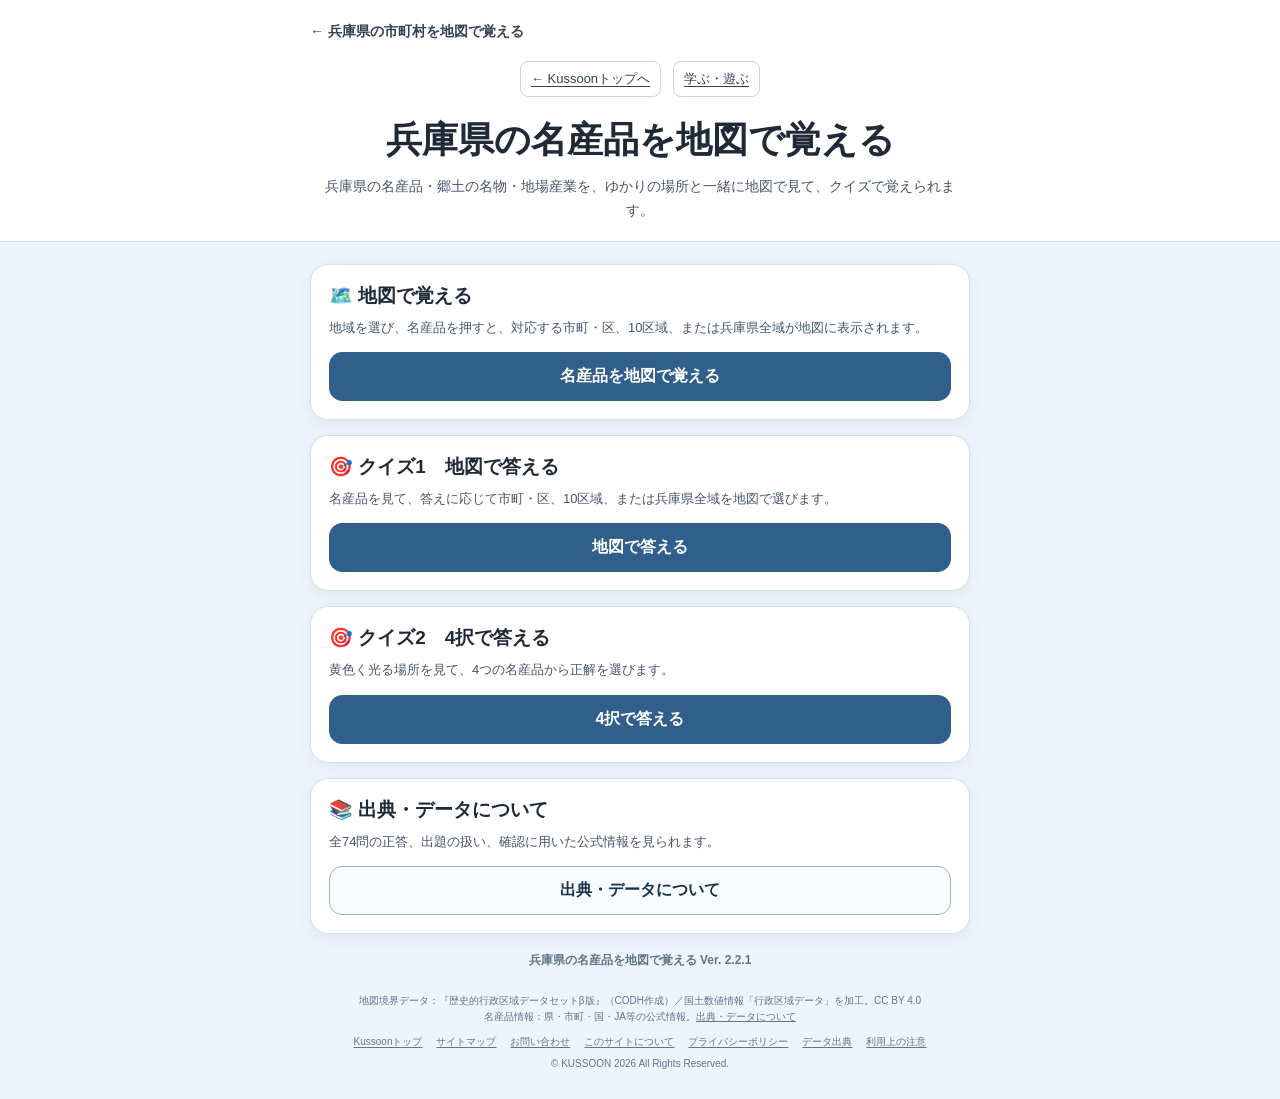
<file: meisan/index.html>
<!doctype html>
<html lang="ja">
<head>
<meta charset="utf-8">
<meta name="viewport" content="width=device-width,initial-scale=1,viewport-fit=cover">
<meta name="description" content="兵庫県各地の名産品・郷土の名物・地場産業と、その市町・地域を地図で見て、クイズで覚えられる個人制作の学習サイトです。">
<title>兵庫県の名産品を地図で覚える｜Kussoon</title>
<link rel="canonical" href="https://kussoon.com/hyogo/meisan/">
<link rel="stylesheet" href="../site-info.css">
<style>
:root{
  --bg:#eef4fb;
  --panel:#ffffff;
  --ink:#1f2937;
  --sub:#64748b;
  --border:#d7e0ea;
  --accent:#315f8c;
  --soft:#f8fbff;
}
*{box-sizing:border-box}
html,body{margin:0;min-height:100%;font-family:-apple-system,BlinkMacSystemFont,"Hiragino Sans","Yu Gothic",Meiryo,sans-serif;color:var(--ink);background:var(--bg)}
body{padding-bottom:28px}
header{background:var(--panel);text-align:center;padding:22px 16px 18px;border-bottom:1px solid var(--border)}
.topnav{width:min(92vw,660px);margin:0 auto 16px;text-align:left}
.topnav a{color:#334155;text-decoration:none;font-size:14px;font-weight:700}
h1{margin:0;font-size:clamp(25px,7vw,36px);line-height:1.25}
.lead{max-width:650px;margin:12px auto 0;font-size:14px;line-height:1.75;color:#475569}
main{width:min(92vw,660px);margin:22px auto 0}
.card{background:var(--panel);border:1px solid var(--border);border-radius:18px;padding:18px;margin-bottom:15px;box-shadow:0 4px 16px rgba(15,23,42,.06)}
.card h2{font-size:19px;margin:0 0 8px}
.card p{margin:0 0 14px;color:#475569;font-size:13px;line-height:1.65}
.btn{display:block;width:100%;text-decoration:none;text-align:center;border-radius:13px;padding:13px 14px;font-size:16px;font-weight:800;border:1px solid #9fb1c4;color:#17324d;background:#f8fbff}
.btn.primary{background:#315f8c;color:#fff;border-color:#315f8c}
.version{text-align:center;margin:18px auto 6px;font-size:12px;font-weight:700;color:#64748b}
footer{margin:24px auto 0;width:min(92vw,660px);text-align:center;font-size:10px;line-height:1.55;color:#64748b}
</style>
<style id="kussoon-category-nav-style">
.kussoon-category-nav{display:flex;flex-wrap:wrap;justify-content:center;gap:8px 12px;margin:0 0 16px;padding:4px 0;font-size:13px;line-height:1.5}
.kussoon-category-nav a{display:inline-block;padding:7px 10px;border:1px solid #cbd5e1;border-radius:8px;background:#fff;color:#334155;text-decoration:underline;text-underline-offset:3px;overflow-wrap:anywhere}
.kussoon-category-nav a:focus-visible{outline:3px solid #2563eb;outline-offset:3px}
</style>
<script defer src="https://cloud.umami.is/script.js" data-website-id="8beb23a4-a36f-4aff-b082-bec86e01a2f7"></script>
</head>
<body>
<header>
  <div class="topnav"><a href="../index.html">← 兵庫県の市町村を地図で覚える</a></div>
  <nav class="kussoon-category-nav" aria-label="Kussoonのカテゴリ案内"><a href="/">← Kussoonトップへ</a><a href="/games/">学ぶ・遊ぶ</a></nav>
<h1>兵庫県の名産品を地図で覚える</h1>
  <div class="lead">兵庫県の名産品・郷土の名物・地場産業を、ゆかりの場所と一緒に地図で見て、クイズで覚えられます。</div>
</header>

<main>
  <section class="card">
    <h2>🗺️ 地図で覚える</h2>
    <p>地域を選び、名産品を押すと、対応する市町・区、10区域、または兵庫県全域が地図に表示されます。</p>
    <a class="btn primary" href="study.html">名産品を地図で覚える</a>
  </section>

  <section class="card">
    <h2>🎯 クイズ1　地図で答える</h2>
    <p>名産品を見て、答えに応じて市町・区、10区域、または兵庫県全域を地図で選びます。</p>
    <a class="btn primary" href="quiz1.html">地図で答える</a>
  </section>

  <section class="card">
    <h2>🎯 クイズ2　4択で答える</h2>
    <p>黄色く光る場所を見て、4つの名産品から正解を選びます。</p>
    <a class="btn primary" href="quiz2.html">4択で答える</a>
  </section>

  <section class="card">
    <h2>📚 出典・データについて</h2>
    <p>全74問の正答、出題の扱い、確認に用いた公式情報を見られます。</p>
    <a class="btn" href="sources.html">出典・データについて</a>
  </section>
</main>

<div class="version">兵庫県の名産品を地図で覚える Ver. 2.2.1</div>
<footer>
  地図境界データ：『歴史的行政区域データセットβ版』（CODH作成）／国土数値情報「行政区域データ」を加工。CC BY 4.0<br>
  名産品情報：県・市町・国・JA等の公式情報。<a href="sources.html" style="color:inherit">出典・データについて</a><br>
  <nav class="kussoon-site-links" aria-label="サイト情報"><a href="/">Kussoonトップ</a>
<a href="/sitemap/">サイトマップ</a>
<a href="/contact/">お問い合わせ</a>
<a href="/about/">このサイトについて</a><a href="/privacy/">プライバシーポリシー</a><a href="/sources/">データ出典</a><a href="/terms/">利用上の注意</a></nav>
  © KUSSOON 2026 All Rights Reserved.
</footer>
</body>
</html>
</file>
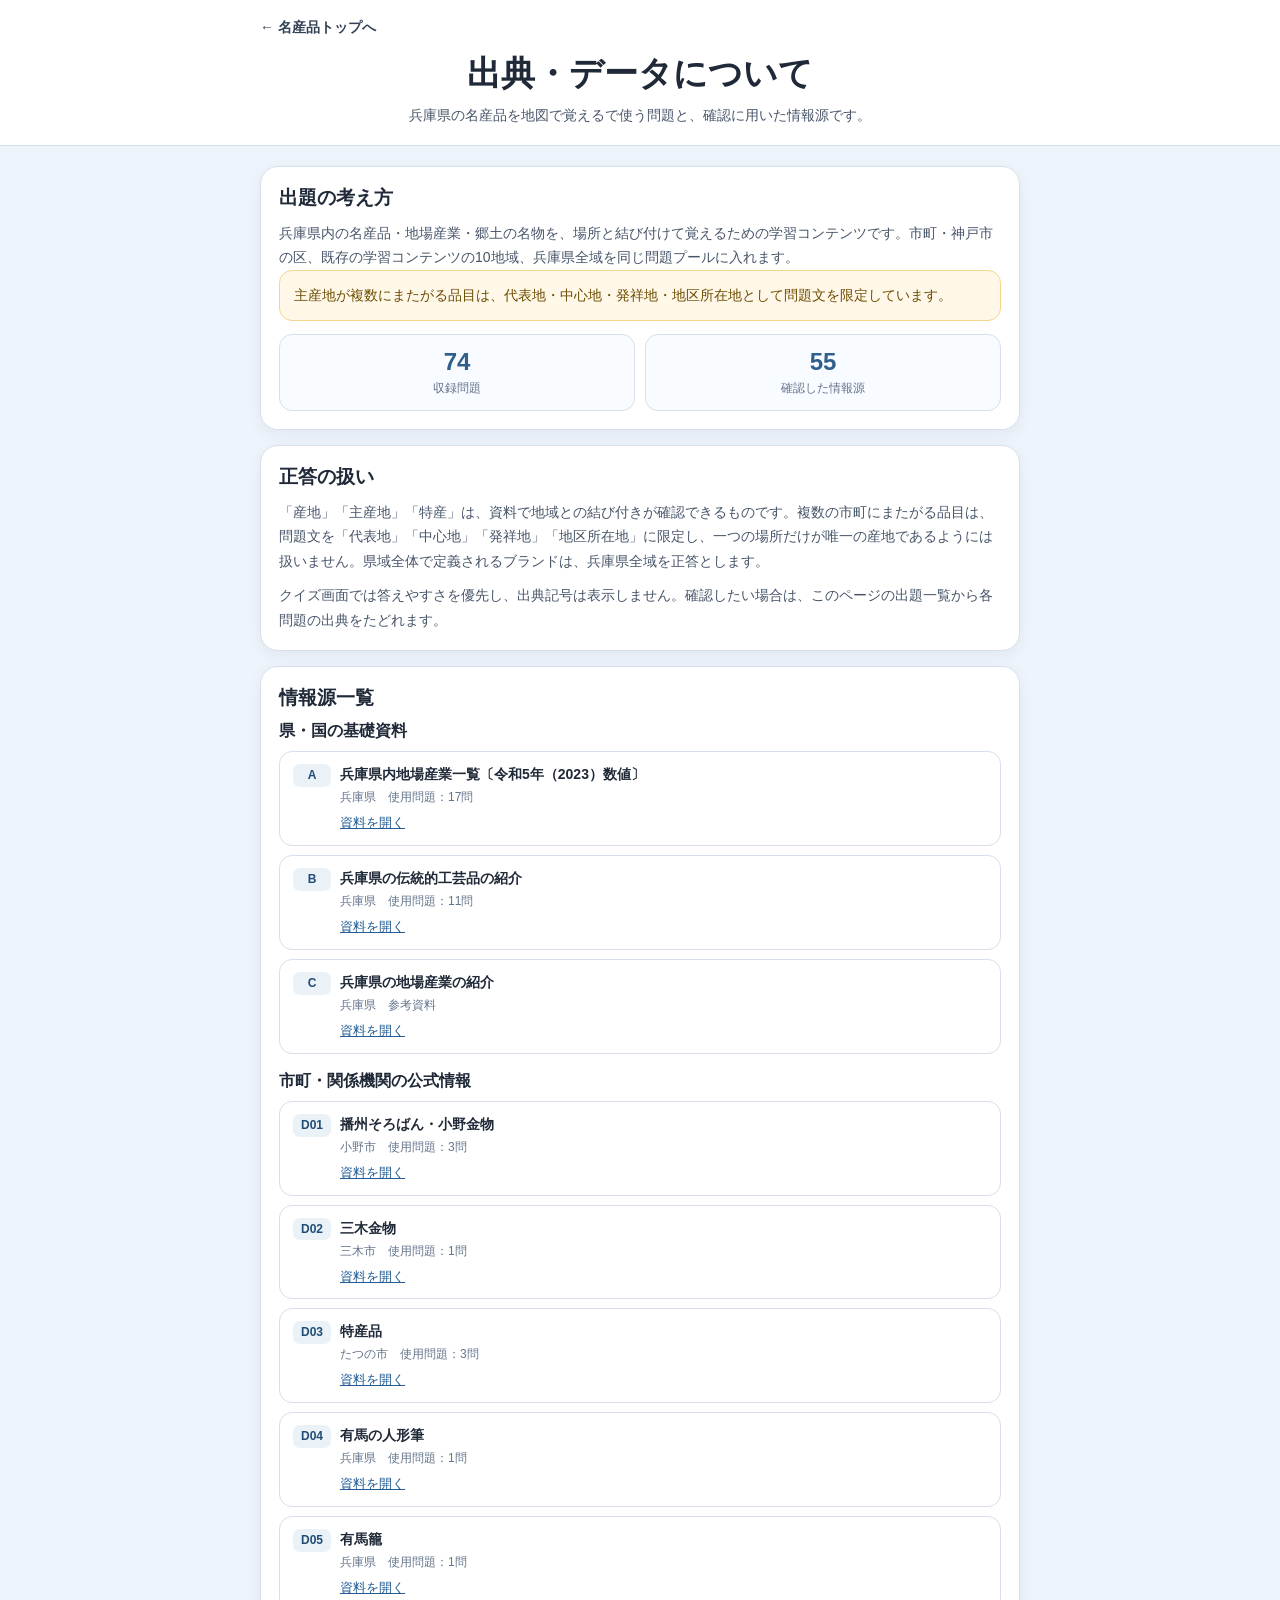
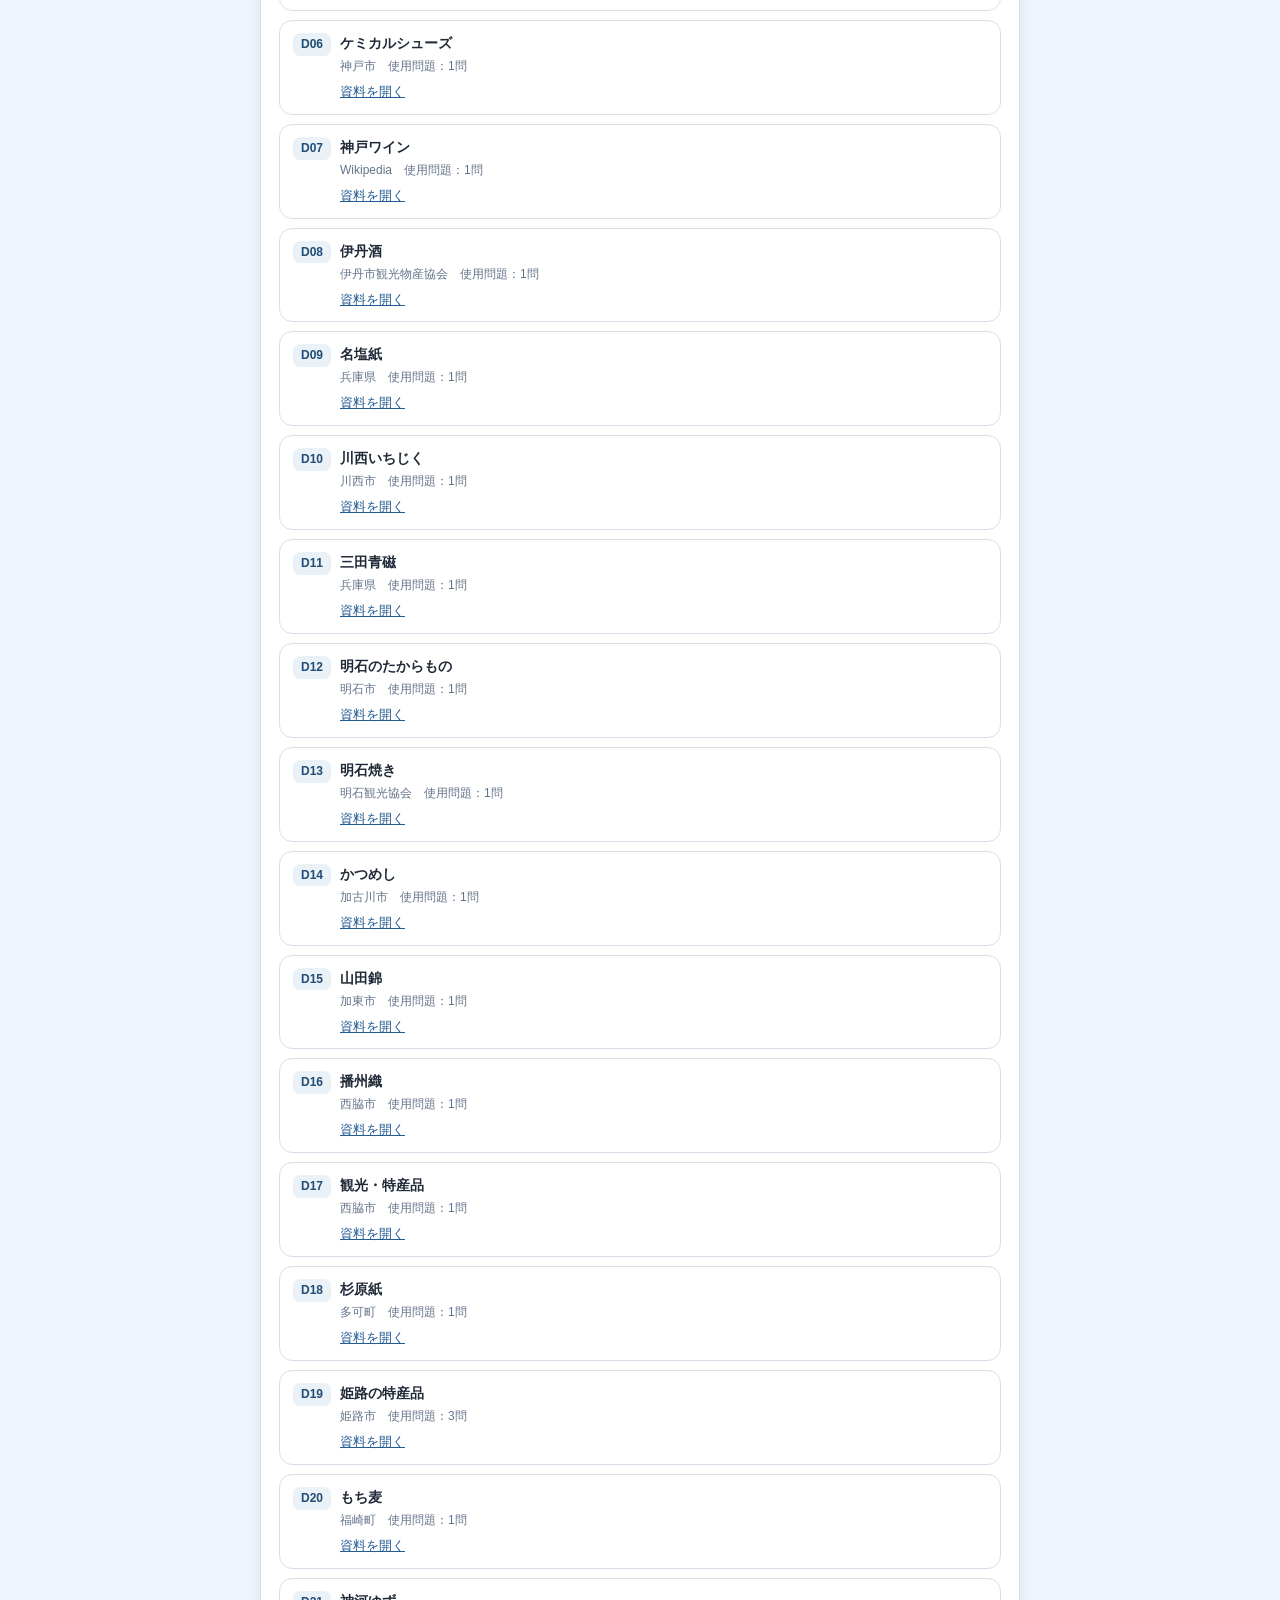
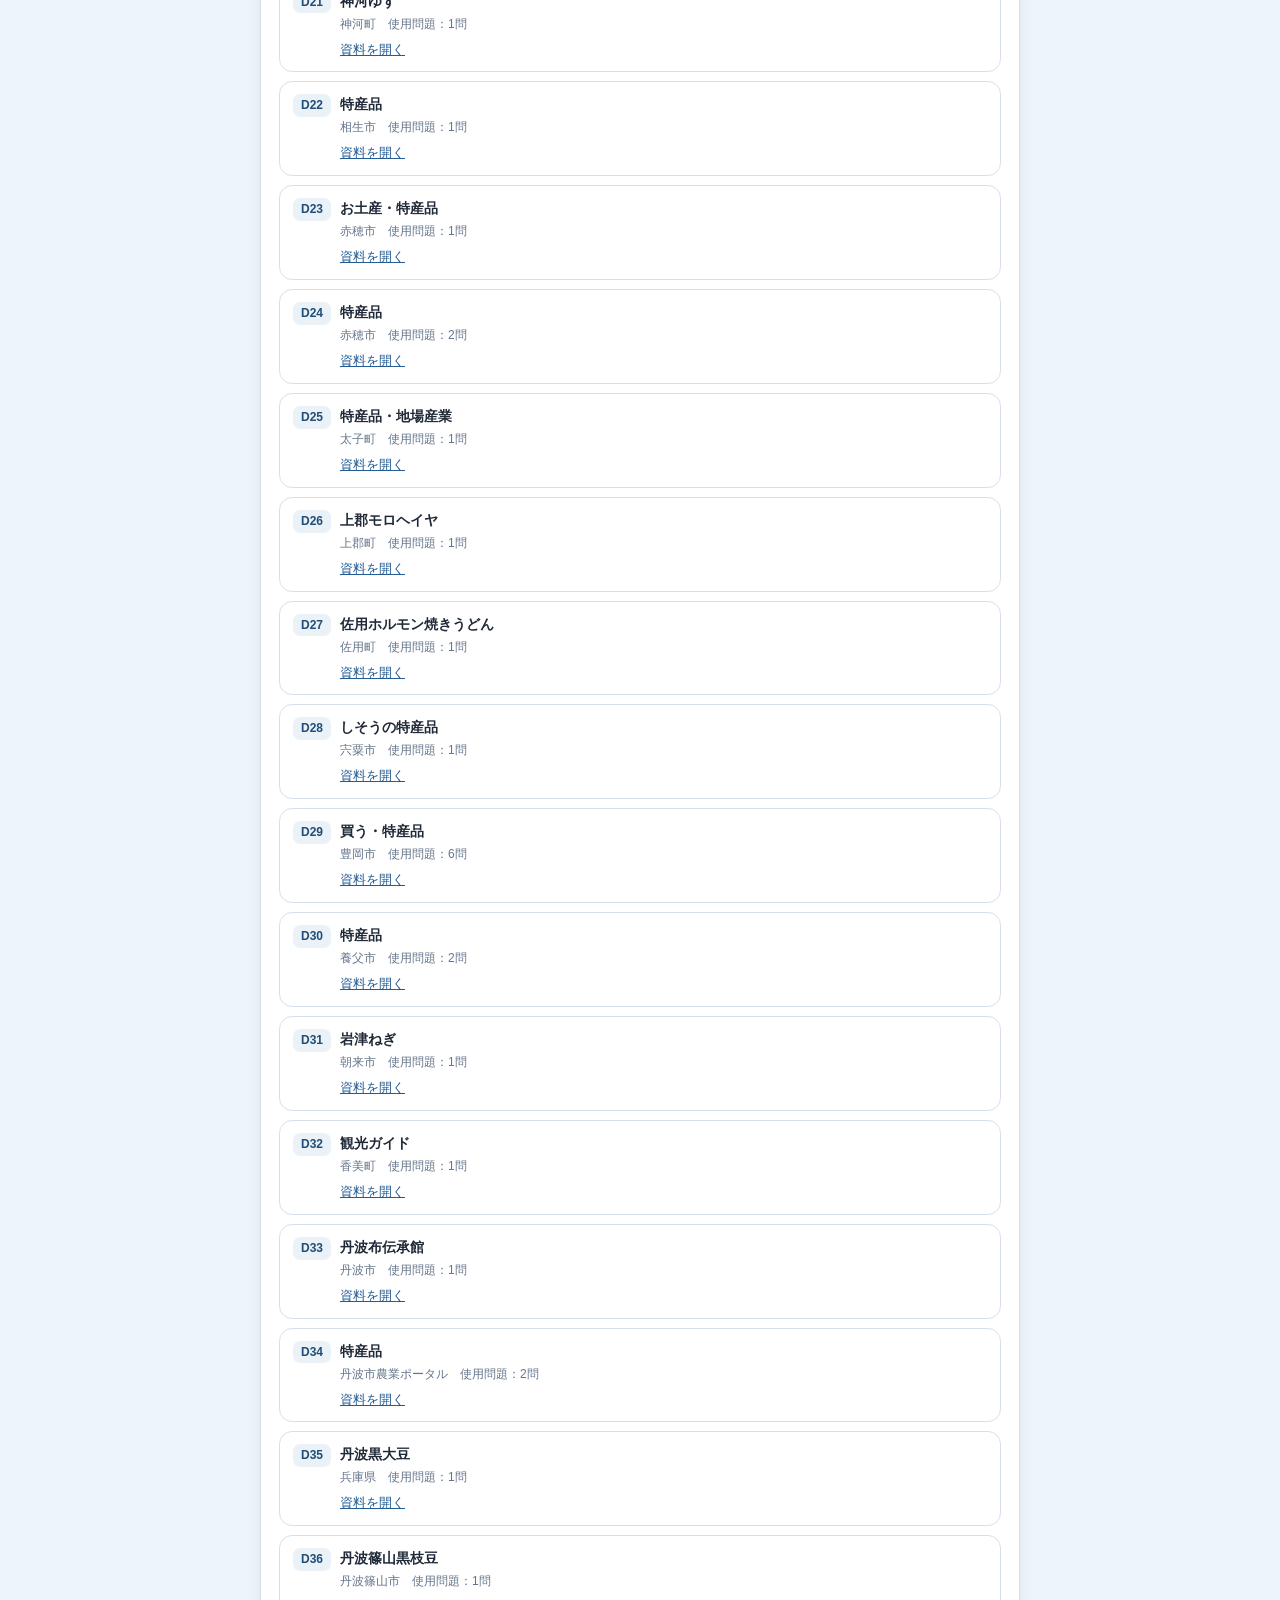
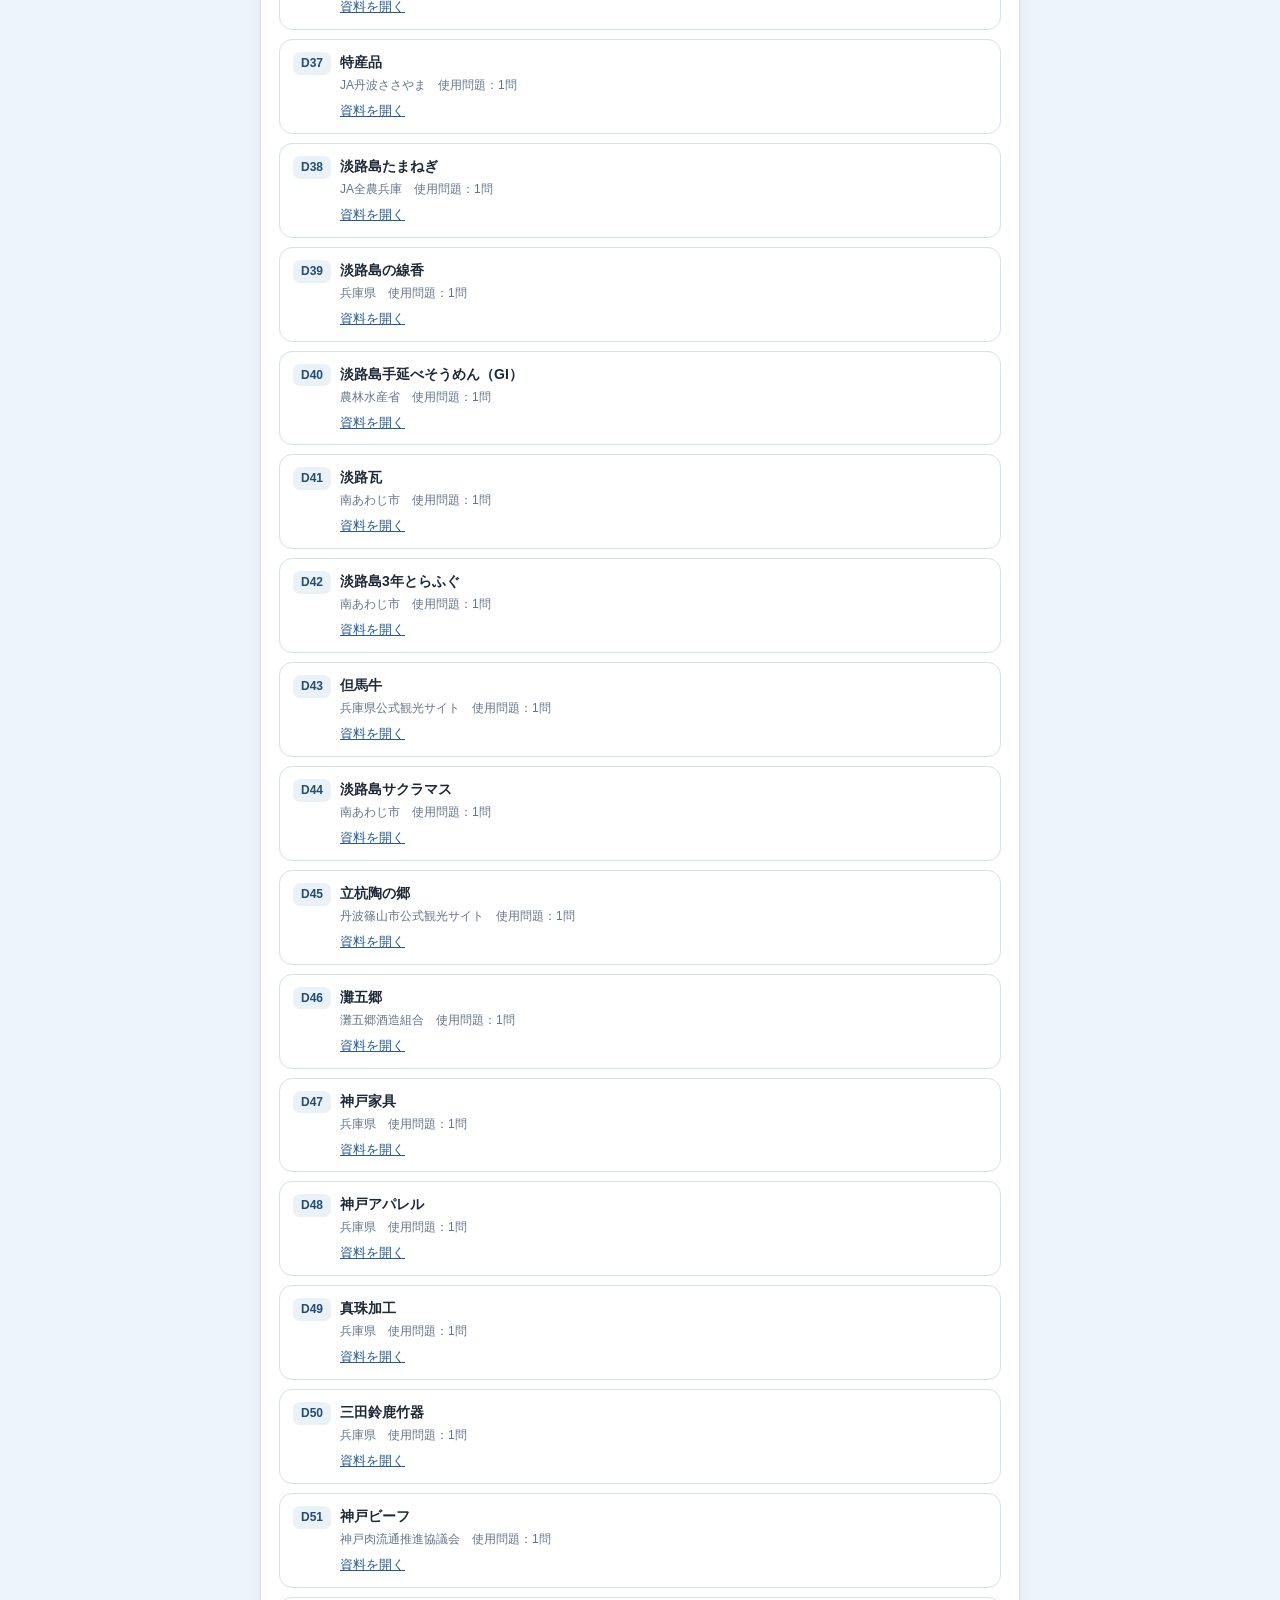
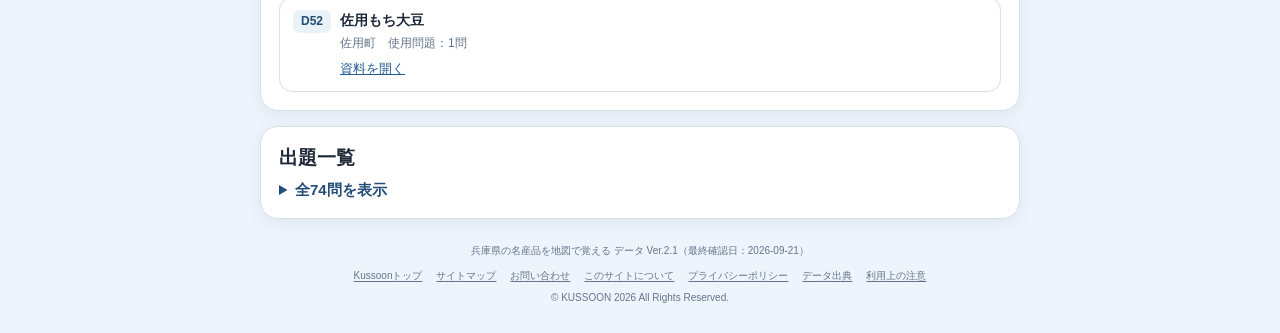
<file: meisan/sources.html>
<!doctype html>
<html lang="ja">
<head>
<meta charset="utf-8">
<meta name="viewport" content="width=device-width,initial-scale=1,viewport-fit=cover">
<meta name="description" content="兵庫県の名産品を地図で覚えるで使用する情報の出典、確認資料、収録方針を掲載しています。">
<title>出典・データについて｜兵庫県の名産品を地図で覚える</title>
<link rel="canonical" href="https://kussoon.com/hyogo/meisan/sources.html">
<link rel="stylesheet" href="../site-info.css">
<style>
:root{
  --bg:#eef4fb;
  --panel:#ffffff;
  --ink:#1f2937;
  --sub:#64748b;
  --border:#d7e0ea;
  --accent:#315f8c;
  --accent-soft:#eaf2f8;
  --notice:#fff8e8;
}
*{box-sizing:border-box}
html,body{margin:0;min-height:100%;font-family:-apple-system,BlinkMacSystemFont,"Hiragino Sans","Yu Gothic",Meiryo,sans-serif;color:var(--ink);background:var(--bg)}
body{padding-bottom:28px}
header{background:var(--panel);border-bottom:1px solid var(--border);padding:18px 16px 17px;text-align:center}
.topnav{width:min(92vw,760px);margin:0 auto 14px;text-align:left}
.topnav a{color:#334155;text-decoration:none;font-size:14px;font-weight:700}
h1{margin:0;font-size:clamp(24px,7vw,34px);line-height:1.3}
.lead{max-width:680px;margin:9px auto 0;color:#475569;font-size:14px;line-height:1.7}
main{width:min(92vw,760px);margin:20px auto 0}
.card{background:var(--panel);border:1px solid var(--border);border-radius:18px;padding:18px;margin-bottom:15px;box-shadow:0 4px 16px rgba(15,23,42,.06)}
h2{font-size:19px;margin:0 0 10px}
h3{font-size:16px;margin:22px 0 9px}
p{margin:0;color:#475569;font-size:14px;line-height:1.75}
.notice{background:var(--notice);border:1px solid #f4d58d;border-radius:13px;padding:13px 14px;color:#6d4c00;font-size:14px;line-height:1.65}
.stats{display:grid;grid-template-columns:repeat(2,minmax(0,1fr));gap:10px;margin-top:13px}
.stat{border:1px solid var(--border);border-radius:13px;background:#f8fbff;padding:13px;text-align:center}
.stat strong{display:block;color:var(--accent);font-size:24px;line-height:1.15}
.stat span{display:block;margin-top:4px;color:var(--sub);font-size:12px}
.source-group{margin-top:17px}
.source-group:first-child{margin-top:0}
.source-group h3{margin-top:0}
.source-list{display:grid;gap:9px}
.source{border:1px solid var(--border);border-radius:13px;padding:12px 13px;background:#fff}
.source-head{display:flex;align-items:flex-start;gap:9px}
.source-id{flex:0 0 auto;min-width:38px;padding:3px 6px;border-radius:7px;background:var(--accent-soft);color:#214d76;text-align:center;font-size:12px;font-weight:800;line-height:1.4}
.source-title{margin:0;color:var(--ink);font-size:14px;font-weight:800;line-height:1.5}
.source-meta{margin:3px 0 0;color:var(--sub);font-size:12px;line-height:1.5}
.source-link{display:inline-block;margin:8px 0 0 47px;color:#245d94;font-size:13px;line-height:1.45;word-break:break-word}
.question-details summary{cursor:pointer;color:#244d77;font-size:15px;font-weight:800}
.question-note{margin:10px 0 0;color:var(--sub);font-size:12px}
.table-wrap{overflow-x:auto;margin-top:12px;border:1px solid var(--border);border-radius:12px}
table{border-collapse:collapse;width:100%;min-width:620px;background:#fff;font-size:13px}
th,td{padding:9px 10px;text-align:left;vertical-align:top;border-bottom:1px solid var(--border);line-height:1.5}
th{position:sticky;top:0;background:#f4f8fc;color:#334155;font-size:12px;white-space:nowrap}
tbody tr:last-child td{border-bottom:0}
.scope{display:inline-block;padding:2px 6px;border-radius:7px;background:#edf7f0;color:#24613a;font-size:11px;font-weight:800;white-space:nowrap}
.scope.region{background:#f2effe;color:#5b3c9a}
.scope.prefecture{background:#fff2cc;color:#7a5610}
footer{width:min(92vw,760px);margin:24px auto 0;text-align:center;color:var(--sub);font-size:10px;line-height:1.55}
@media (max-width:430px){
  header{padding-top:16px}
  .card{padding:16px}
  .stats{gap:8px}
  .stat{padding:11px 8px}
  .source-link{margin-left:0}
}
</style>
<script defer src="https://cloud.umami.is/script.js" data-website-id="8beb23a4-a36f-4aff-b082-bec86e01a2f7"></script>
</head>
<body>
<header>
  <div class="topnav"><a href="index.html">← 名産品トップへ</a></div>
  <h1>出典・データについて</h1>
  <div class="lead">兵庫県の名産品を地図で覚えるで使う問題と、確認に用いた情報源です。</div>
</header>

<main>
  <section class="card">
    <h2>出題の考え方</h2>
    <p>兵庫県内の名産品・地場産業・郷土の名物を、場所と結び付けて覚えるための学習コンテンツです。市町・神戸市の区、既存の学習コンテンツの10地域、兵庫県全域を同じ問題プールに入れます。</p>
    <div class="notice" id="sourcePolicy"></div>
    <div class="stats">
      <div class="stat"><strong id="questionCount">—</strong><span>収録問題</span></div>
      <div class="stat"><strong id="sourceCount">—</strong><span>確認した情報源</span></div>
    </div>
  </section>

  <section class="card">
    <h2>正答の扱い</h2>
    <p>「産地」「主産地」「特産」は、資料で地域との結び付きが確認できるものです。複数の市町にまたがる品目は、問題文を「代表地」「中心地」「発祥地」「地区所在地」に限定し、一つの場所だけが唯一の産地であるようには扱いません。県域全体で定義されるブランドは、兵庫県全域を正答とします。</p>
    <p style="margin-top:10px">クイズ画面では答えやすさを優先し、出典記号は表示しません。確認したい場合は、このページの出題一覧から各問題の出典をたどれます。</p>
  </section>

  <section class="card">
    <h2>情報源一覧</h2>
    <div id="sourceGroups"></div>
  </section>

  <section class="card">
    <h2>出題一覧</h2>
    <details class="question-details">
      <summary id="questionSummary">問題を表示</summary>
      <p class="question-note">市町・区、10区域、兵庫県全域の問題を混在させます。</p>
      <div class="table-wrap">
        <table>
          <thead>
            <tr><th>ID</th><th>名産品</th><th>正答</th><th>答える単位</th><th>扱い</th><th>出典</th></tr>
          </thead>
          <tbody id="questionRows"></tbody>
        </table>
      </div>
    </details>
  </section>
</main>

<footer>
  兵庫県の名産品を地図で覚える データ Ver.<span id="version">—</span>（最終確認日：<span id="updatedAt">—</span>）<br>
  <nav class="kussoon-site-links" aria-label="サイト情報"><a href="/">Kussoonトップ</a><a href="/sitemap/">サイトマップ</a><a href="/contact/">お問い合わせ</a><a href="/about/">このサイトについて</a><a href="/privacy/">プライバシーポリシー</a><a href="/sources/">データ出典</a><a href="/terms/">利用上の注意</a></nav>
  © KUSSOON 2026 All Rights Reserved.
</footer>

<script src="meisan-data.js"></script>
<script>
(() => {
  const data = window.HYOGO_MEISAN_DATA;
  if (!data) return;

  const sourceById = new Map(data.sources.map(source => [source.id, source]));
  const usesById = new Map(data.sources.map(source => [source.id, 0]));
  data.questions.forEach(question => question.sourceIds.forEach(id => usesById.set(id, (usesById.get(id) || 0) + 1)));

  document.getElementById("sourcePolicy").textContent = data.sourcePolicy;
  document.getElementById("questionCount").textContent = data.questions.length;
  document.getElementById("sourceCount").textContent = data.sources.length;
  document.getElementById("questionSummary").textContent = `全${data.questions.length}問を表示`;
  document.getElementById("version").textContent = data.version;
  document.getElementById("updatedAt").textContent = data.updatedAt;

  const groups = [...new Set(data.sources.map(source => source.group))];
  const groupsEl = document.getElementById("sourceGroups");
  groups.forEach(group => {
    const section = document.createElement("section");
    section.className = "source-group";
    const heading = document.createElement("h3");
    heading.textContent = group;
    const list = document.createElement("div");
    list.className = "source-list";
    data.sources.filter(source => source.group === group).forEach(source => {
      const item = document.createElement("article");
      item.className = "source";
      const usage = usesById.get(source.id) || 0;
      item.innerHTML = `
        <div class="source-head">
          <span class="source-id">${source.id}</span>
          <div>
            <p class="source-title">${source.title}</p>
            <p class="source-meta">${source.publisher}　${usage ? `使用問題：${usage}問` : "参考資料"}</p>
          </div>
        </div>
        <a class="source-link" href="${source.url}" target="_blank" rel="noopener noreferrer">資料を開く</a>`;
      list.appendChild(item);
    });
    section.append(heading, list);
    groupsEl.appendChild(section);
  });

  const questionRows = document.getElementById("questionRows");
  data.questions.forEach(question => {
    const row = document.createElement("tr");
    const scopeLabel = question.answerScope === "prefecture" ? "兵庫県全域" : question.answerScope === "region" ? "10区域" : "市町・区";
    const sourceLinks = question.sourceIds.map(id => {
      const source = sourceById.get(id);
      return source ? `<a href="${source.url}" target="_blank" rel="noopener noreferrer">${id}</a>` : id;
    }).join("、");
    row.innerHTML = `
      <td>${question.id}</td>
      <td>${question.displaySpecialty}</td>
      <td>${question.answerLabel}</td>
      <td><span class="scope ${question.answerScope}">${scopeLabel}</span></td>
      <td>${question.evidenceType}</td>
      <td>${sourceLinks}</td>`;
    questionRows.appendChild(row);
  });
})();
</script>
</body>
</html>
</file>
<file: site-info.css>
.kussoon-site-links {
  display: flex;
  flex-wrap: wrap;
  justify-content: center;
  gap: 6px 14px;
  margin: 10px 0 6px;
}

footer .kussoon-site-links a {
  color: inherit;
  text-decoration: underline;
  text-underline-offset: 2px;
}
</file>
